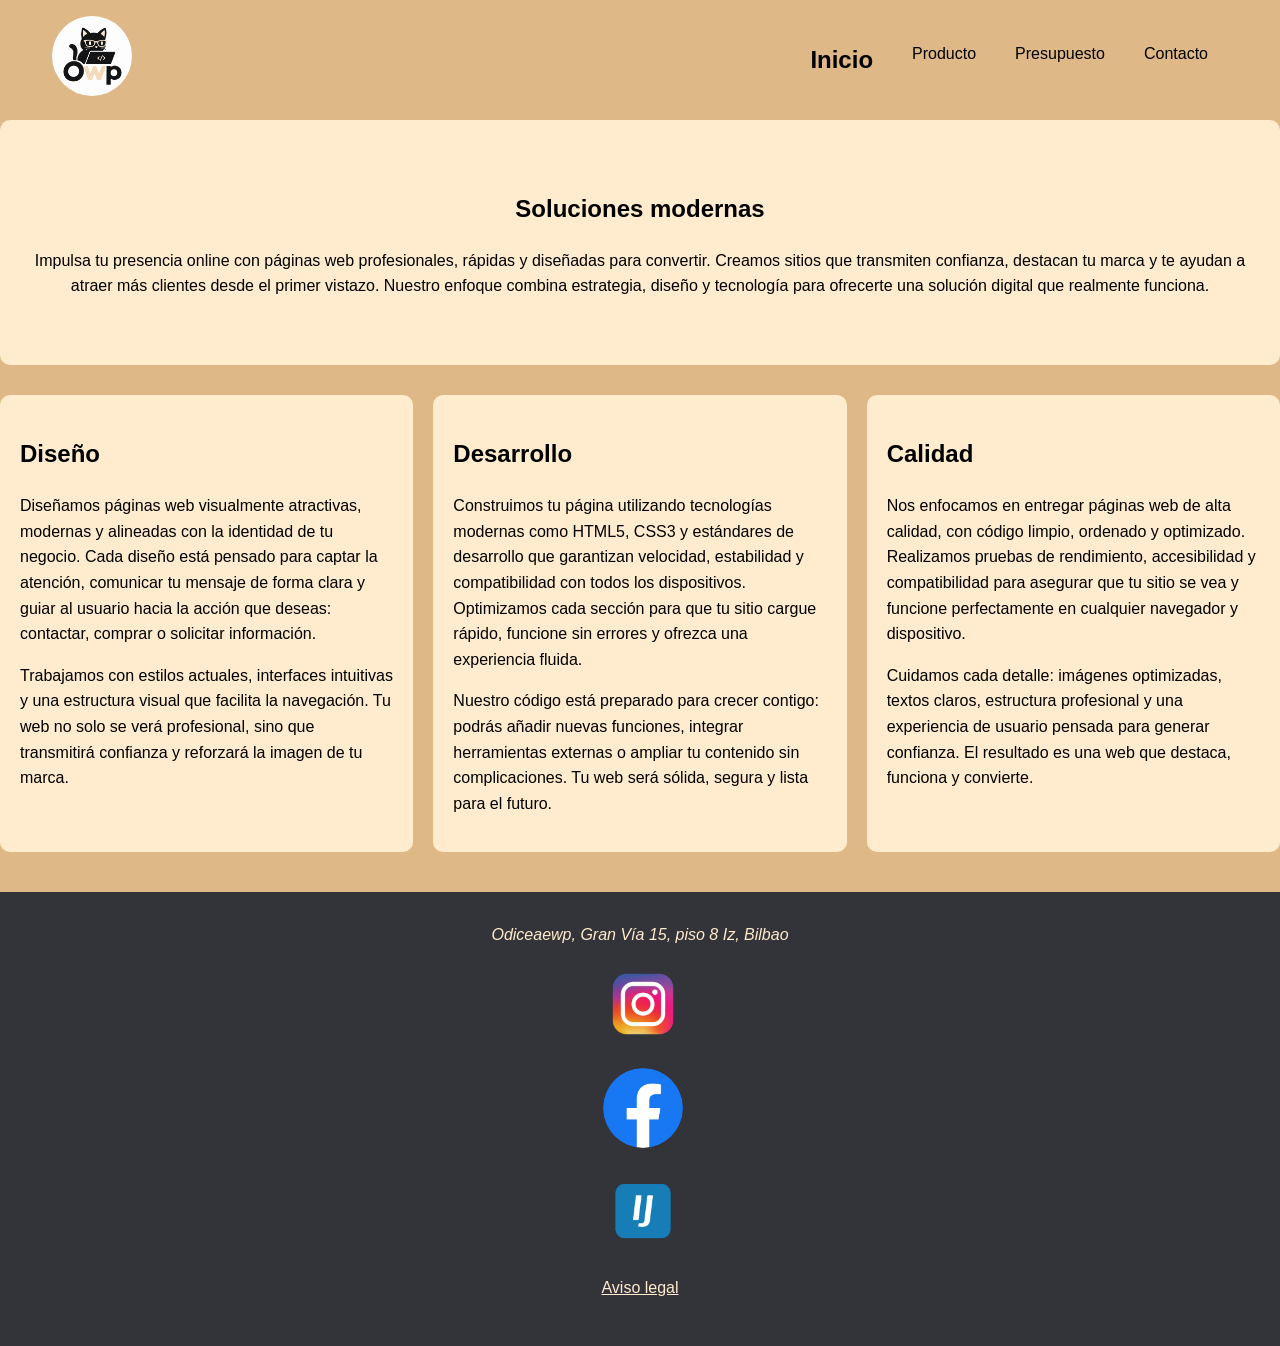
<file: index.html>
<!DOCTYPE html>
<html lang="es">
<head>
    <meta charset="UTF-8">
    <meta name="viewport" content="width=device-width, initial-scale=1.0">
    <title>Odiceaewp</title>
    <link rel="stylesheet" href="./Css/estilos.css">
</head>
<body>

    <!--Creamos el encabezado y menu de naevgacion que debera de estar en todas paginas-->
    
    <header>
        <nav>
            <p><a href="index.html"><img src="./Assets/imagine/Logoimagen.png" alt="Logo"></a></p>
            <div class="logo"></div>
            <ul>
                <li><a href="index.html"><b>Inicio</b></a></li>
                <li><a href="view/producto.html">Producto</a></li>
                <li><a href="view/presupuesto.html">Presupuesto</a></li>
                <li><a href="view/contacto.html">Contacto</a></li>
            </ul>
        </nav>
    </header>

    <!--Creamos clase para diferenciar cada cuadro de texto -->

    <section class="principal">
    <h1>Soluciones modernas</h1>
    <p>
        Impulsa tu presencia online con páginas web profesionales, rápidas y diseñadas para convertir. 
        Creamos sitios que transmiten confianza, destacan tu marca y te ayudan a atraer más clientes desde el primer vistazo. 
        Nuestro enfoque combina estrategia, diseño y tecnología para ofrecerte una solución digital que realmente funciona.
    </p>
</section>

<div class="secciones">

<!--Creamos las 3 tarjetas pilares del servicio con una clase llamada card para 
modificar en CSS, diseño, desarollo y calidad-->

    <section class="card">
        <h2>Diseño</h2>
        <p>
            Diseñamos páginas web visualmente atractivas, modernas y alineadas con la identidad de tu negocio. 
            Cada diseño está pensado para captar la atención, comunicar tu mensaje de forma clara y guiar al usuario 
            hacia la acción que deseas: contactar, comprar o solicitar información.
        </p>
        <p>
            Trabajamos con estilos actuales, interfaces intuitivas y una estructura visual que facilita la navegación. 
            Tu web no solo se verá profesional, sino que transmitirá confianza y reforzará la imagen de tu marca.
        </p>
    </section>

    <section class="card">
        <h2>Desarrollo</h2>
        <p>
            Construimos tu página utilizando tecnologías modernas como HTML5, CSS3 y estándares de desarrollo que 
            garantizan velocidad, estabilidad y compatibilidad con todos los dispositivos. 
            Optimizamos cada sección para que tu sitio cargue rápido, funcione sin errores y ofrezca una experiencia fluida.
        </p>
        <p>
            Nuestro código está preparado para crecer contigo: podrás añadir nuevas funciones, integrar herramientas 
            externas o ampliar tu contenido sin complicaciones. Tu web será sólida, segura y lista para el futuro.
        </p>
    </section>

    <section class="card">
        <h2>Calidad</h2>
        <p>
            Nos enfocamos en entregar páginas web de alta calidad, con código limpio, ordenado y optimizado. 
            Realizamos pruebas de rendimiento, accesibilidad y compatibilidad para asegurar que tu sitio se vea y funcione 
            perfectamente en cualquier navegador y dispositivo.
        </p>
        <p>
            Cuidamos cada detalle: imágenes optimizadas, textos claros, estructura profesional y una experiencia de usuario 
            pensada para generar confianza. El resultado es una web que destaca, funciona y convierte.
        </p>
    </section>

</div>

<!--Creamos el pie de las paginas el cual deberia de llevar las imagnes de lasa redes sociales
el cual estas deberan de llevar de redirigir a la pagina oficial -->

        <footer>
            <address>Odiceaewp, Gran Vía 15, piso 8 Iz, Bilbao</address>
            <p><a href="https://www.instagram.com/" target="_blank" rel="noopener noreferrer">
                <img src="./Assets/imagine/Instagram.png" alt="Instagram">
            </a></p>
            <p><a href="https://www.facebook.com/?locale=es_ES" target="_blank" rel="noopener noreferrer">
                <img src="./Assets/imagine/Facebook.png" alt="Facebook">
            </a></p>
            <p><a href="https://empresas.infojobs.net/" target="_blank" rel="noopener noreferrer">
                <img src="./Assets/imagine/infojobs.png" alt="InfoJobs">
            </a></p>
            <p><a href="./view/avisolegal.html">Aviso legal</a></p>
        </footer>
</body>
</html>
</file>
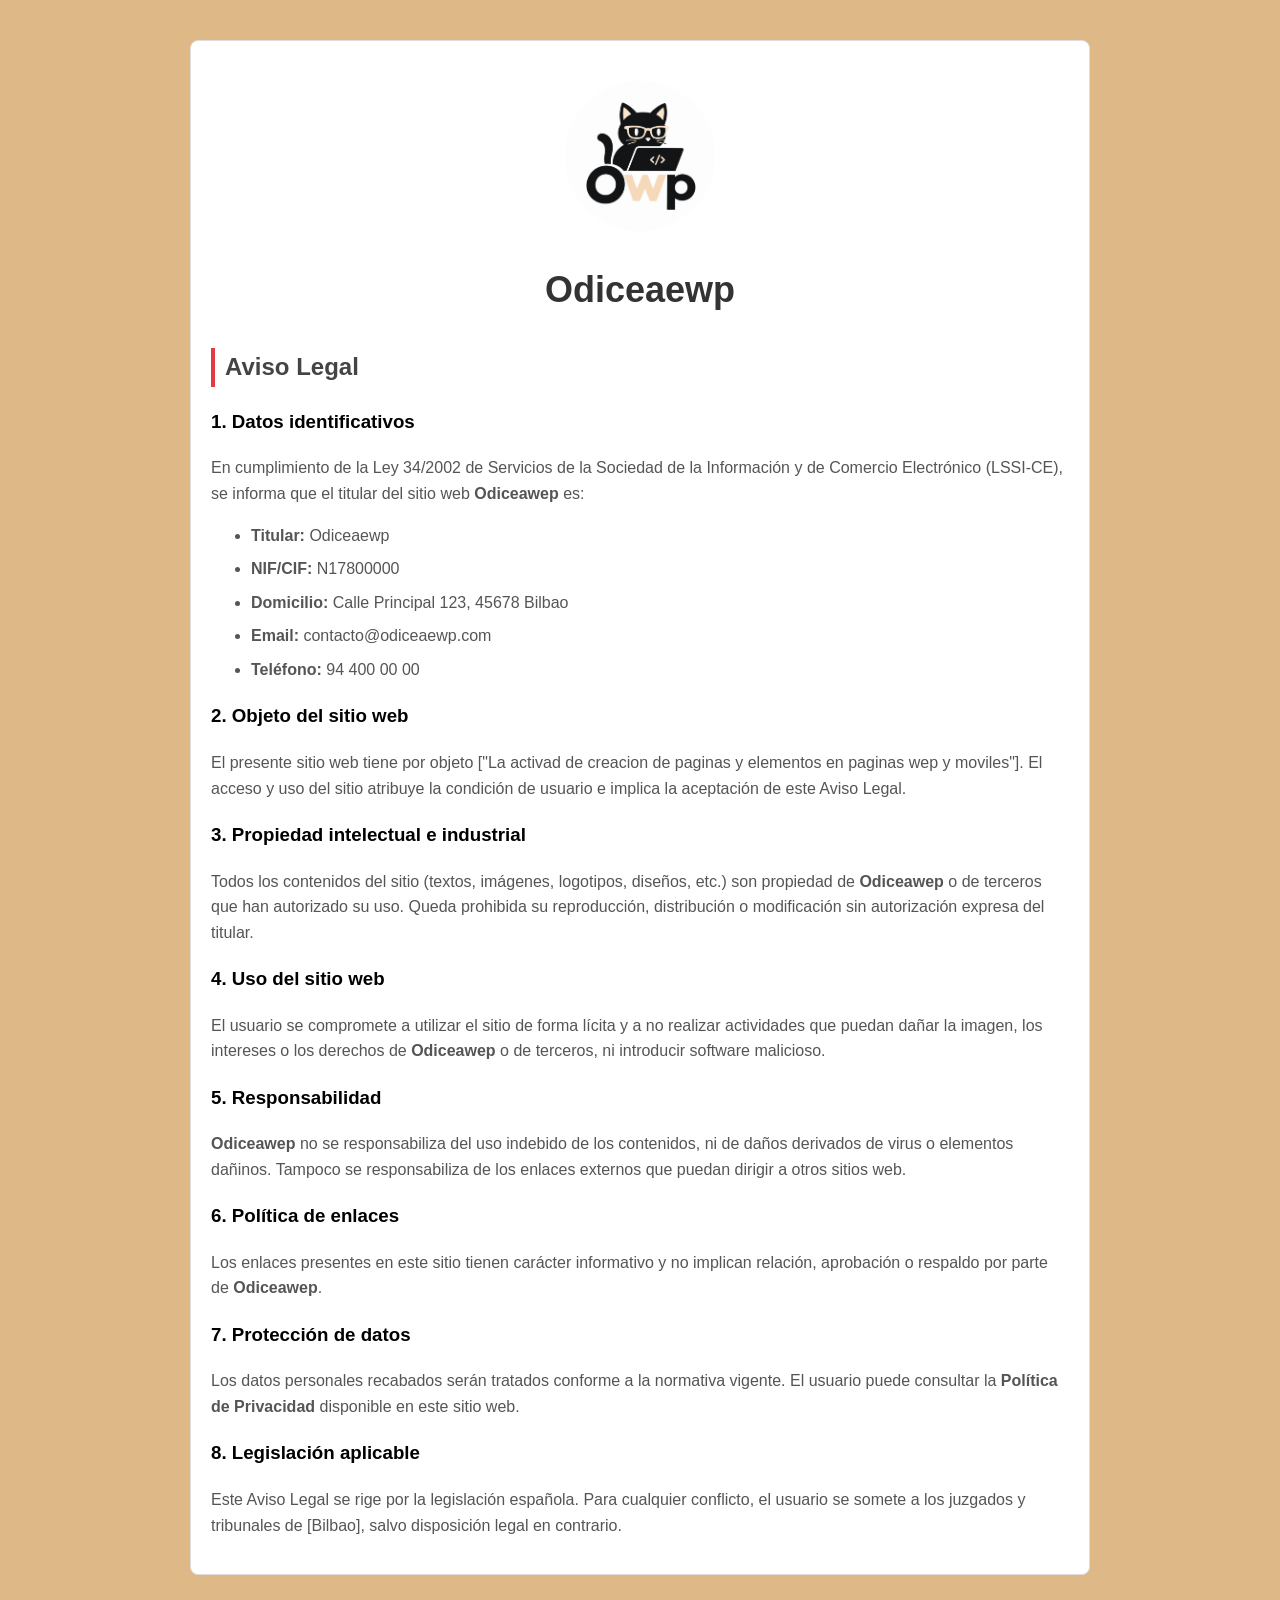
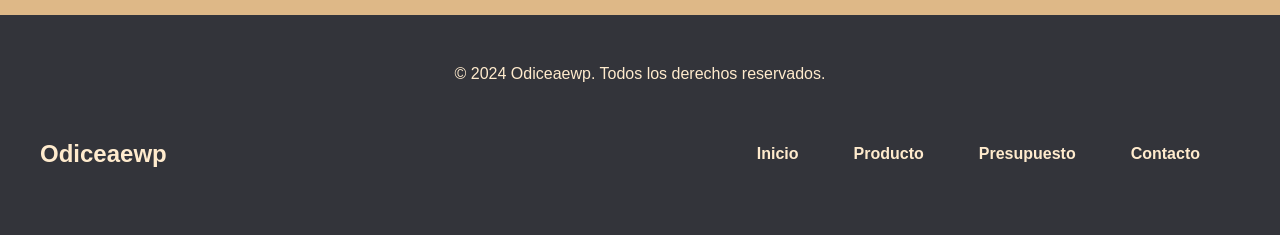
<file: view/avisolegal.html>
<!DOCTYPE html>
<html lang="es">
<head>
    <meta charset="UTF-8">
    <meta name="viewport" content="width=device-width, initial-scale=1.0">
    <title>Aviso Legal</title>
    <link rel="stylesheet" href="./../Css/estilos.css">
</head>
<body>

<!--En este apartado no se tiene el nav en la cabeza, solo el logo + titulo para darle mas importancia a la marca y aviso legal.
En el "aviso legal" se encuentran varios avisos utilando el h2, h3 y strong -->

<section class="aviso-legal">
    <p><a href="./../index.html"><img src="../Assets/imagine/Logoimagen.png" alt="Logo"></a></p>
        <div class="logo"><h1>Odiceaewp</h1></div>
    <h2>Aviso Legal</h2>

    <h3>1. Datos identificativos</h3>
    <p>
        En cumplimiento de la Ley 34/2002 de Servicios de la Sociedad de la Información y de Comercio Electrónico (LSSI-CE),
        se informa que el titular del sitio web <strong>Odiceawep</strong> es:
    </p>
    <ul>
        <li><strong>Titular:</strong> Odiceaewp</li>
        <li><strong>NIF/CIF:</strong> N17800000</li>
        <li><strong>Domicilio:</strong> Calle Principal 123, 45678 Bilbao</li>
        <li><strong>Email:</strong> contacto@odiceaewp.com</li>
        <li><strong>Teléfono:</strong> 94 400 00 00</li>
    </ul>

    <h3>2. Objeto del sitio web</h3>
    <p>
        El presente sitio web tiene por objeto ["La activad de creacion de paginas y elementos en paginas wep y moviles"]. El acceso y uso del sitio atribuye la condición de usuario
        e implica la aceptación de este Aviso Legal.
    </p>

    <h3>3. Propiedad intelectual e industrial</h3>
    <p>
        Todos los contenidos del sitio (textos, imágenes, logotipos, diseños, etc.) son propiedad de <strong>Odiceawep</strong>
        o de terceros que han autorizado su uso. Queda prohibida su reproducción, distribución o modificación sin autorización
        expresa del titular.
    </p>

    <h3>4. Uso del sitio web</h3>
    <p>
        El usuario se compromete a utilizar el sitio de forma lícita y a no realizar actividades que puedan dañar la imagen,
        los intereses o los derechos de <strong>Odiceawep</strong> o de terceros, ni introducir software malicioso.
    </p>

    <h3>5. Responsabilidad</h3>
    <p>
        <strong>Odiceawep</strong> no se responsabiliza del uso indebido de los contenidos, ni de daños derivados de virus
        o elementos dañinos. Tampoco se responsabiliza de los enlaces externos que puedan dirigir a otros sitios web.
    </p>

    <h3>6. Política de enlaces</h3>
    <p>
        Los enlaces presentes en este sitio tienen carácter informativo y no implican relación, aprobación o respaldo por parte
        de <strong>Odiceawep</strong>.
    </p>

    <h3>7. Protección de datos</h3>
    <p>
        Los datos personales recabados serán tratados conforme a la normativa vigente. El usuario puede consultar la
        <strong>Política de Privacidad</strong> disponible en este sitio web.
    </p>

    <h3>8. Legislación aplicable</h3>
    <p>
        Este Aviso Legal se rige por la legislación española. Para cualquier conflicto, el usuario se somete a los juzgados
        y tribunales de [Bilbao], salvo disposición legal en contrario.
    </p>
</section>

<!--Aqui en donde se agrego el nav el cual es la unica pagina que no esta en el pie para darle mas importancia al logo-->

<footer>
    <p>&copy; 2024 Odiceaewp. Todos los derechos reservados.</p>
      <nav>
        <div class="logo"><h4>Odiceaewp</h4></div>
        <ul>
            <li><a href="./../index.html"><b>Inicio</b></a></li>
            <li><a href="./../view/producto.html"><b>Producto</b></a></li>
            <li><a href="./../view/presupuesto.html"><b>Presupuesto</b></a></li>
            <li><a href="./../view/contacto.html"><b>Contacto</b></a></li>
        </ul>
    </nav>
</footer>
</body>
</html>
</file>
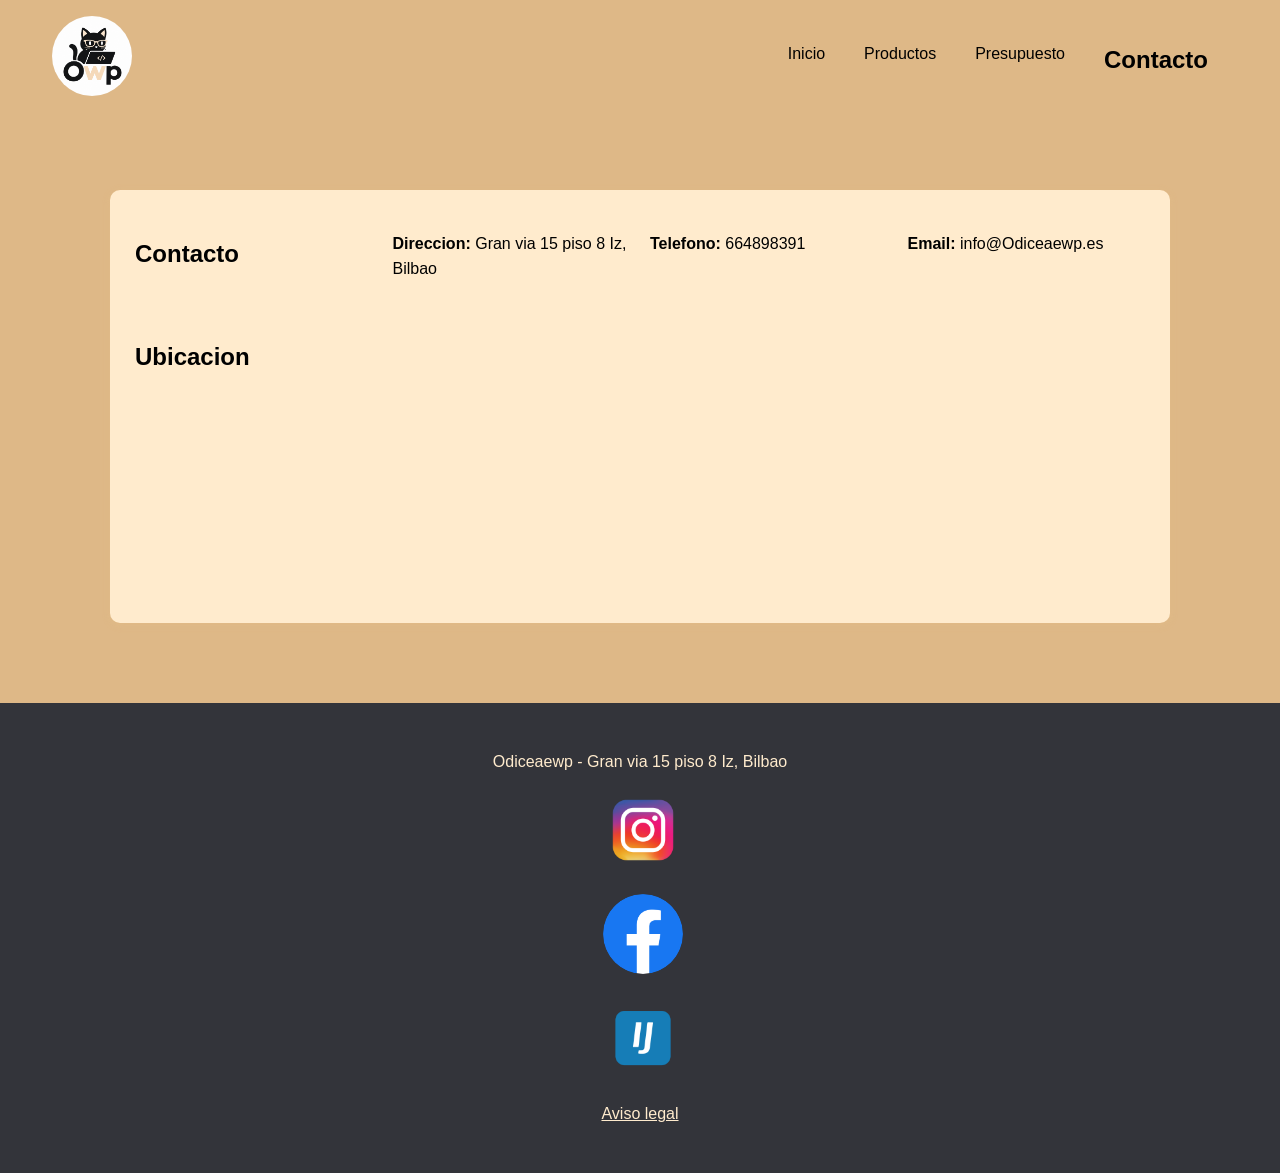
<file: view/contacto.html>
<!DOCTYPE html>
<html lang="es">
<head>
    <meta charset="UTF-8">
    <meta name="viewport" content="width=device-width, initial-scale=1.0">
    <title>Contacto</title>
    <link rel="stylesheet" href="./../Css/estilos.css">
</head>
<body>

<!--Cremos nuevamente la cabeza y menu de navegacion entre contacto, presupuesto, producto y menu de inico o index-->

<header>
    <nav>
          <p><a href="./../index.html"><img src="../Assets/imagine/Logoimagen.png" alt="Logo"></a></p>
            <div class="logo"></div>
        <ul>
            <li><a href="./../index.html">Inicio</a></li>
            <li><a href="./../view/producto.html">Productos</a></li>
            <li><a href="./../view/presupuesto.html">Presupuesto</a></li>
            <li><a href="./../view/contacto.html"><b>Contacto</b></a></li>
        </ul>
    </nav>
</header>


<!--Colocamos los datos de contacto junto con la class para modificarlo en CSS y dirrecion + el mapa de ubicacion-->
<main>
    <section class="contacto">
        <h1>Contacto</h1>
        <p><strong>Direccion: </strong> Gran via 15 piso 8 Iz, Bilbao</p>
        <p><strong>Telefono: </strong>664898391</p>
        <p><strong>Email: </strong>info@Odiceaewp.es</p>
        <h2>Ubicacion</h2>
        <iframe src="https://www.google.com/maps/embed?pb=!1m18!1m12!1m3!1d3036.348863479517!2d-2.934936184593713!3d43.26306297913233!2m3!1f0!2f0!3f0!3m2!1i1024!2i768!4f13.1!3m3!1m2!1s0xd4e4b8c5c5c5c5c%3A0x123456789abcdef0!2sGran%20V%C3%ADa%2015%2C%2048001%20Bilbao%2C%20Vizcaya%2C%20Espa%C3%B1a!5e0!3m2!1ses-419!2sus!4v1625241234567" width="600" height="450" style="border:0;" allowfullscreen="" loading="lazy"></iframe>
    </section>
</main>

<!--Pie de pagina en cual aparece en todas la pginas con dirreccion, redes sociales y aviso legal-->

<footer>
    <p>Odiceaewp - Gran via 15 piso 8 Iz, Bilbao</p>
    <p><a href="https://www.instagram.com/">
        <img src="../Assets/imagine/Instagram.png" alt="Instagram">
    </a></p>
    <p><a href="https://www.facebook.com/?locale=es_ES">
        <img src="../Assets/imagine/Facebook.png" alt="Facebook">
    </a></p>
     <p><a href="https://empresas.infojobs.net/">
        <img src="../Assets/imagine/infojobs.png" alt="InfoJobs">
    </a></p>
    <p><a href="./../view/avisolegal.html">Aviso legal</a></p>
</footer>
</body>
</html>
</file>
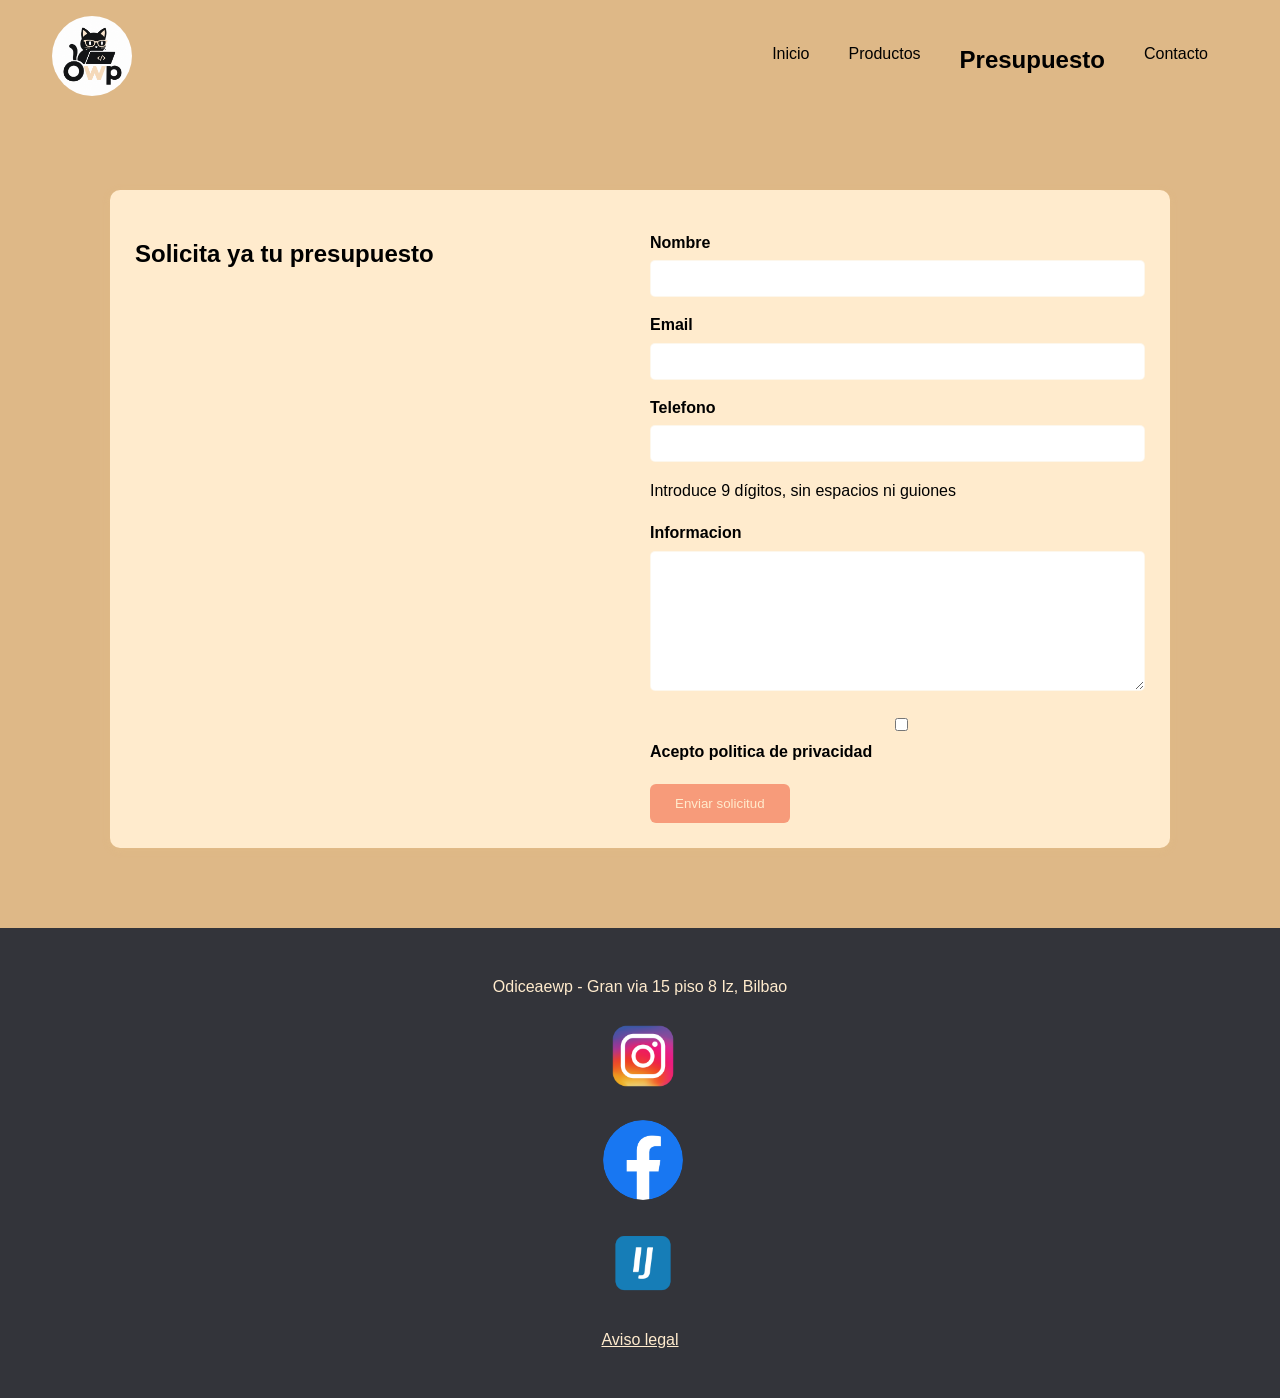
<file: view/presupuesto.html>
<!DOCTYPE html>
<html lang="en">
<head>
    <meta charset="UTF-8">
    <meta name="viewport" content="width=device-width, initial-scale=1.0">
    <title>presupuesto</title>
    <link rel="stylesheet" href="./../Css/estilos.css">
</head>
<body>

<!--Cremos nuevamente la cabeza y menu de navegacion entre contacto, presupuesto, producto y menu de inico o index-->

    <header>
        <nav>
             <p><a href="./../index.html"><img src="../Assets/imagine/Logoimagen.png" alt="Logo"></a></p>
            <div class="logo"></div>
                <ul>
                    <li><a href="./../index.html">Inicio</a></li>
                    <li><a href="./../view/producto.html">Productos</a></li>
                    <li><a href="./../view/presupuesto.html"><b>Presupuesto</b></a></li>
                    <li><a href="./../view/contacto.html">Contacto</a></li>
                </ul>
        </nav>
    </header>
<main>

<!--Creamos un formulario de solicitud de presupuesto con 4 tipos de datos
nombre, email, numero telefonico e informacion adisional o asunto ademas de crear un boton para aceptar politica de privacidad-->

    <section class="formulario">
        <h1>Solicita ya tu presupuesto</h1>
        <form action="#" method="post">
            <label for="nombre">Nombre</label>
                <input type="text" id="nombre" name="nombre" title="Solo letras y espacios" required>

                <label for="email">Email</label>
                <input type="email" id="email" name="email" required>

                <label for="telefono">Telefono</label>
                <input type="tel" id="telefono" name="telefono" required pattern="{0-9}{9}" title="Introduce 9 digitos numericos, sin espacio ni guiones">
                <p>Introduce 9 dígitos, sin espacios ni guiones </p>

                <label for="infomacion">Informacion</label>
                <textarea id="infomacion" name="infomacion"></textarea>

                <label for="privacidad">
                    <input type="checkbox" id="privacidad" name="privacidad" required>Acepto politica de privacidad
                </label>

            <button type="submit">Enviar solicitud</button>
    
        </form>
    </section>
</main>

<!--Pie de pagina en cual aparece en todas la pginas con dirreccion, redes sociales y aviso legal-->

<footer>
    <p>Odiceaewp - Gran via 15 piso 8 Iz, Bilbao</p>
    <p><a href="https://www.instagram.com/">
        <img src="../Assets/imagine/Instagram.png" alt="Instagram">
    </a></p>
    <p><a href="https://www.facebook.com/?locale=es_ES">
        <img src="../Assets/imagine/Facebook.png" alt="Facebook">
    </a></p>
    <p><a href="https://empresas.infojobs.net/">
        <img src="../Assets/imagine/infojobs.png" alt="InfoJobs">
    </a></p>
    <p><a href="./../view/avisolegal.html">Aviso legal</a></p>
</footer>
</body>
</html>
</file>
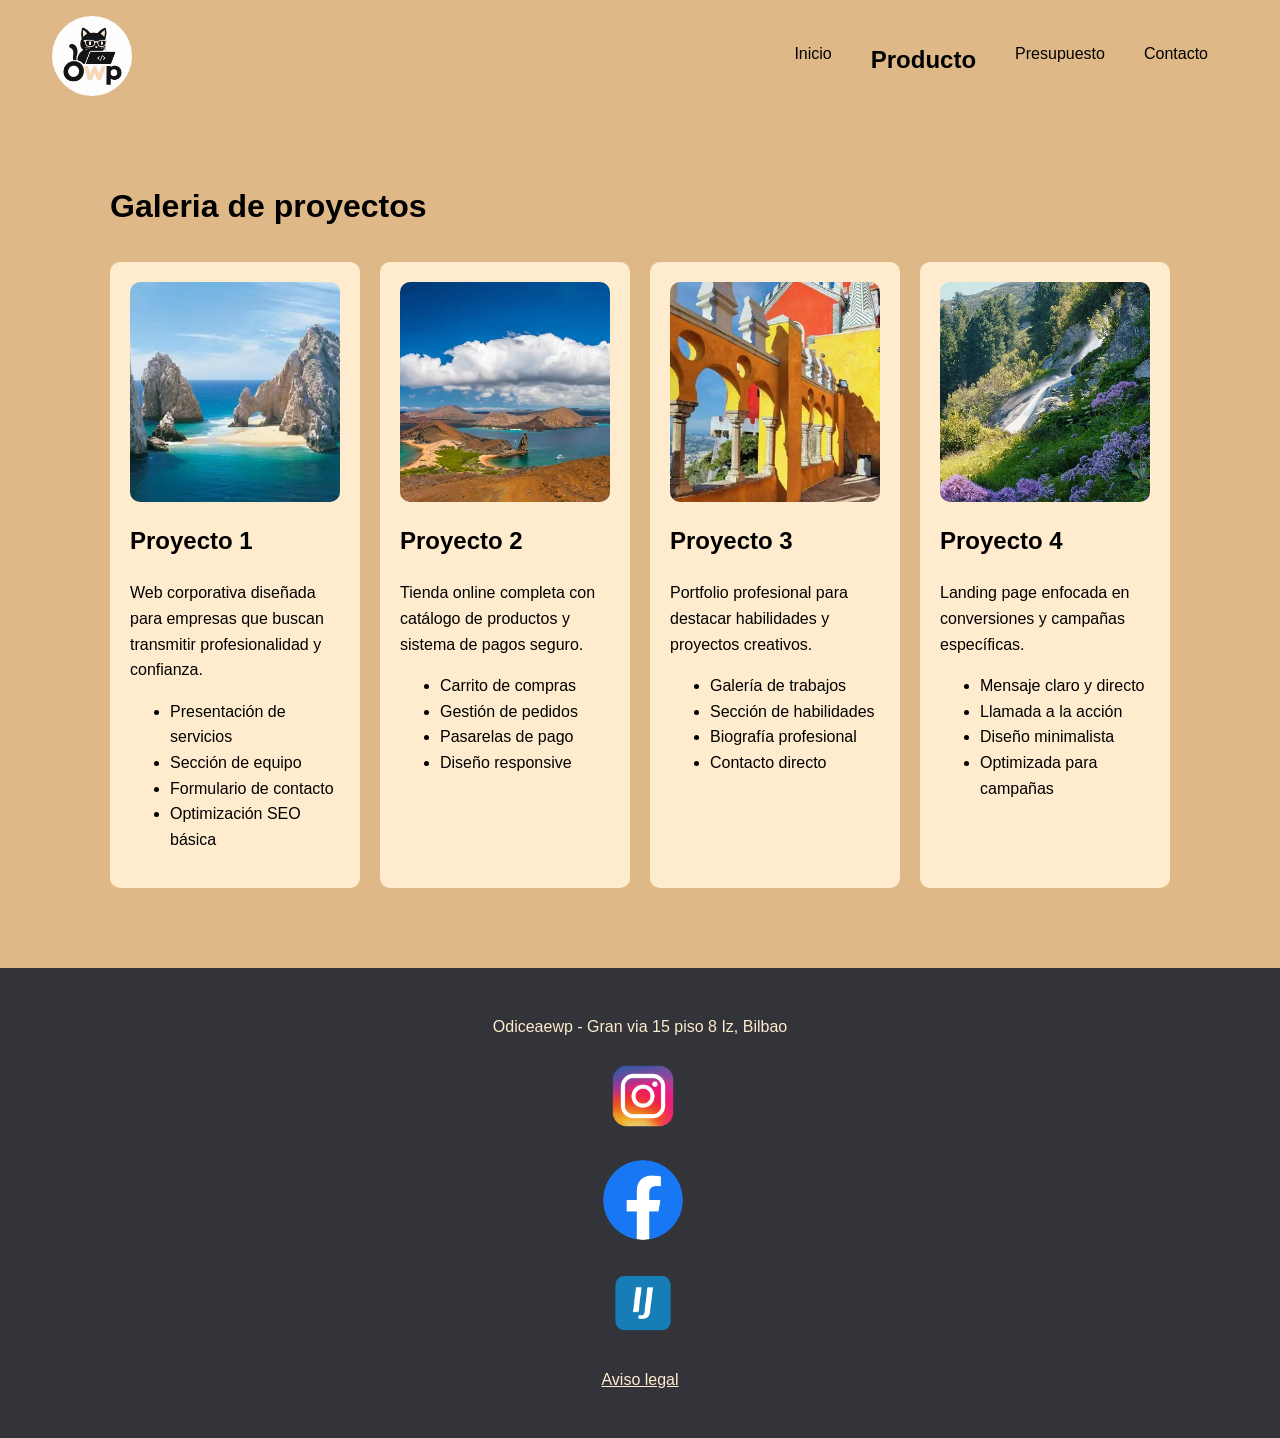
<file: view/producto.html>
<!DOCTYPE html>
<html lang="es">
<head>
    <meta charset="UTF-8">
    <meta name="viewport" content="width=device-width, initial-scale=1.0">
    <title>producto</title>
    <link rel="stylesheet" href="./../Css/estilos.css">
</head>
<body>

<!--Cremos nuevamente la cabeza y menu de navegacion 
entre contacto, presupuesto, producto y menu de inico o index-->

    <header>
        <nav>
          <p><a href="./../index.html"><img src="../Assets/imagine/Logoimagen.png" alt="Logo"></a></p>
            <div class="logo"></div>
            <ul>
             <li><a href="./../index.html">Inicio</a></li>
                <li><a href="./../view/producto.html"><b>Producto</b></a></li>
                <li><a href="./../view/presupuesto.html">Presupuesto</a></li>
                <li><a href="./../view/contacto.html">Contacto</a></li>
        </ul>
    </nav>
    </header>

<!--Creamos la el listado de los proyectos, cada uno en un tarjeta con la clase article.card.
se crean 3 proyectos wep corporativa, tienda online, portafolio y landing page cada una con unn descripcion breve y concisa-->

<main>
    <h1>Galeria de proyectos</h1>
  <div class="galeria">
   <article class="card">
    <img src="./../Assets/imagine/Los_cabos.webp" alt="Proyecto web 1">
    <h2>Proyecto 1</h2>
    <p>Web corporativa diseñada para empresas que buscan transmitir profesionalidad y confianza. </p>
        <ul>
            <li>Presentación de servicios</li>
            <li>Sección de equipo</li>
            <li>Formulario de contacto</li>
            <li>Optimización SEO básica</li>
        </ul>
    
</article>

<article class="card">
    <img src="./../Assets/imagine/galapagos.webp" alt="Proyecto web 2">
    <h2>Proyecto 2</h2>
    <p>Tienda online completa con catálogo de productos y sistema de pagos seguro. </p>
        <ul>
            <li>Carrito de compras</li>
            <li>Gestión de pedidos</li>
            <li>Pasarelas de pago</li>
            <li>Diseño responsive</li>
        </ul>
   
</article>

<article class="card">
    <img src="./../Assets/imagine/portugal.webp" alt="Proyecto web 3">
    <h2>Proyecto 3</h2>
    <p> Portfolio profesional para destacar habilidades y proyectos creativos. </p>
        <ul>
            <li>Galería de trabajos</li>
            <li>Sección de habilidades</li>
            <li>Biografía profesional</li>
            <li>Contacto directo</li>
        </ul>
</article>

<article class="card">
    <img src="./../Assets/imagine/waterfall.webp" alt="Proyecto web 4">
    <h2>Proyecto 4</h2>
    <p>Landing page enfocada en conversiones y campañas específicas. </p>
        <ul>
            <li>Mensaje claro y directo</li>
            <li>Llamada a la acción</li>
            <li>Diseño minimalista</li>
            <li>Optimizada para campañas</li>
        </ul>
    
</article>

    </div>
</main>

<!--Creamos el pie de las paginas el cual deberia de llevar las imagnes de las redes sociales
el cual estas redirigen a la pagina ofial de la red social que se pinche-->

<footer>
   <p>Odiceaewp - Gran via 15 piso 8 Iz, Bilbao</p>
    <p><a href="https://www.instagram.com/">
        <img src="../Assets/imagine/Instagram.png" alt="Instagram">
    </a></p>
    <p><a href="https://www.facebook.com/?locale=es_ES">
        <img src="../Assets/imagine/Facebook.png" alt="Facebook">
    </a></p>
    <p><a href="https://empresas.infojobs.net/">
        <img src="../Assets/imagine/infojobs.png" alt="InfoJobs">
    </a></p>
    <p><a href="./../view/avisolegal.html">Aviso legal</a></p>
    </footer>
</body>
</html>
</file>
<file: Css/estilos.css>
/*
    Autor : Humberto Valencia Volcanes 
    Fecha: 2024-06-10
    Descripción: Archivo de estilos CSS para el sitio web.
    Accesibilidad: Se han seguido pautas de accesibilidad web, incluyendo el uso de etiquetas semánticas y texto alternativo para imágenes.
    Cada sección del sitio web tiene un estilo coherente y se han utilizado colores y tipografías legibles para mejorar la experiencia del usuario.
    Y cada Etiqueta de HTML tiene su estilo en este archivo CSS para mantener la consistencia visual en todo el sitio web.
    alfinal de este archivo CSS se encuentra el estilo para la sección de aviso legal, que incluye estilos para títulos, párrafos y listas, asegurando una presentación clara.
    en la checkBox input se a puesto button para que se vea mas grande y sea mas facil de seleccionar.
 
*/

* {box-sizing: border-box;}
body{
    margin: 0;
    font-family: Arial, Helvetica, sans-serif;
    line-height: 1.6;
    color: rgb(0, 0, 0);
    background: burlywood;
}

header img{
    width: 80px;
    height: 80px;
    object-fit: cover;
    border-radius: 50%;
}

header b{
    font-size: 1.5rem;
}

nav{
    max-width: 1200px;
    margin: auto;
    display: flex;
    justify-content: space-between;
    align-items: center;
    gap: 20px;
    flex-wrap: wrap;
}
.logo{font-size: 1.5rem; font-weight: bold; }
nav ul{
    display: flex;
    list-style: none;
    gap: 15px;
    margin: 15px;
    padding: 5px;
}
nav a{
    color: rgb(0, 0, 0);
    text-decoration: none; 
    padding: 8px 12px;
    border-radius: 25px;

}
nav a:hover, nav a.activo  {background: rgb(179, 112, 25);}
main { max-width: 1100px; margin: auto; padding: 40px 20px; }
.principal { text-align: center; padding:  50px 20px; background: blanchedalmond; border-radius: 10px;}
.secciones, .galeria, .formulario, .contacto, .avisolegal {
    display: grid;
    grid-template-columns: repeat(auto-fit, minmax(220px, 1fr));
    gap: 20px;
    margin-top: 30px;
}

.card {
    background: blanchedalmond;
    padding: 20px;
    border-radius: 10px;
    box-shadow: 0 2px 8px rgb(241, 203, 131, 0.151);
}

.contacto iframe{
    width: 300%;
    height: 280px;
    margin: auto;
    display: block;
    border: 0;
    border-radius: 10px;
}

.formulario, .contacto, .avisolegal {
    background: blanchedalmond;
    padding: 25px;
    border-radius: 10px;
    box-shadow: 0 2px 8px rgb(241, 203, 131, 0.151);
    overflow: hidden;
}
.galeria img{
    display: block;
  width: 100%;
  height: 220px;
  object-fit: cover;
  border-radius: 10px;
}


label{ display: block; margin-top: 15px; font-weight: bold; }
input, textarea {
    width: 100%;
    padding: 10px;
    margin-top: 5px;
    border: 1px solid rgba(241, 203, 131, 0.151);
    border-radius: 5px;
}
textarea {min-height: 140px; resize: vertical;}
.checkBox {display: flex; gap: 10px; align-items: center; font-weight: normal;}
.checkBox input {width: auto;}

button{
    margin-top: 20px;
    padding: 12px 25px;
    border: 0;
    border-radius: 6px;
    color: blanchedalmond;
    background-color: rgb(247, 155, 122);
    cursor: pointer;
}
footer {
    margin-top: 40px;
    padding:  30px 20px;
    background-color: rgb(51, 52, 58);
    color: blanchedalmond;
    text-align: center;
    
}

footer img {
    width: 80px;
    height: 80px;
    object-fit: cover;
    border-radius: 50%;
    margin-left: 5px;
}

footer a { color: blanchedalmond; margin: 0 8px;}
@media (max-width: 700px) {
    nav {flex-direction: column; align-items:flex-end;}
    nav ul {justify-content: center; flex-wrap: wrap;}
}
.aviso-legal {
    max-width: 900px;
    margin: 40px auto;
    padding: 20px;
    background: #ffffff;
    border-radius: 8px;
    border: 1px solid #ddd;
    font-family: Arial, sans-serif;
}

.aviso-legal h1 {
    text-align: center;
    color: #333;
    margin-bottom: 30px;
}

.aviso-legal h2 {
    color: #444;
    margin-top: 25px;
    border-left: 4px solid #e63946;
    padding-left: 10px;
}

.aviso-legal p,
.aviso-legal ul {
    color: #555;
    line-height: 1.6;
}

.aviso-legal ul li {
    margin-bottom: 8px;
}

.aviso-legal img {
    display: block;
    margin: 20px auto;
    max-width: 150px;
    border-radius: 50%;
}
</file>
